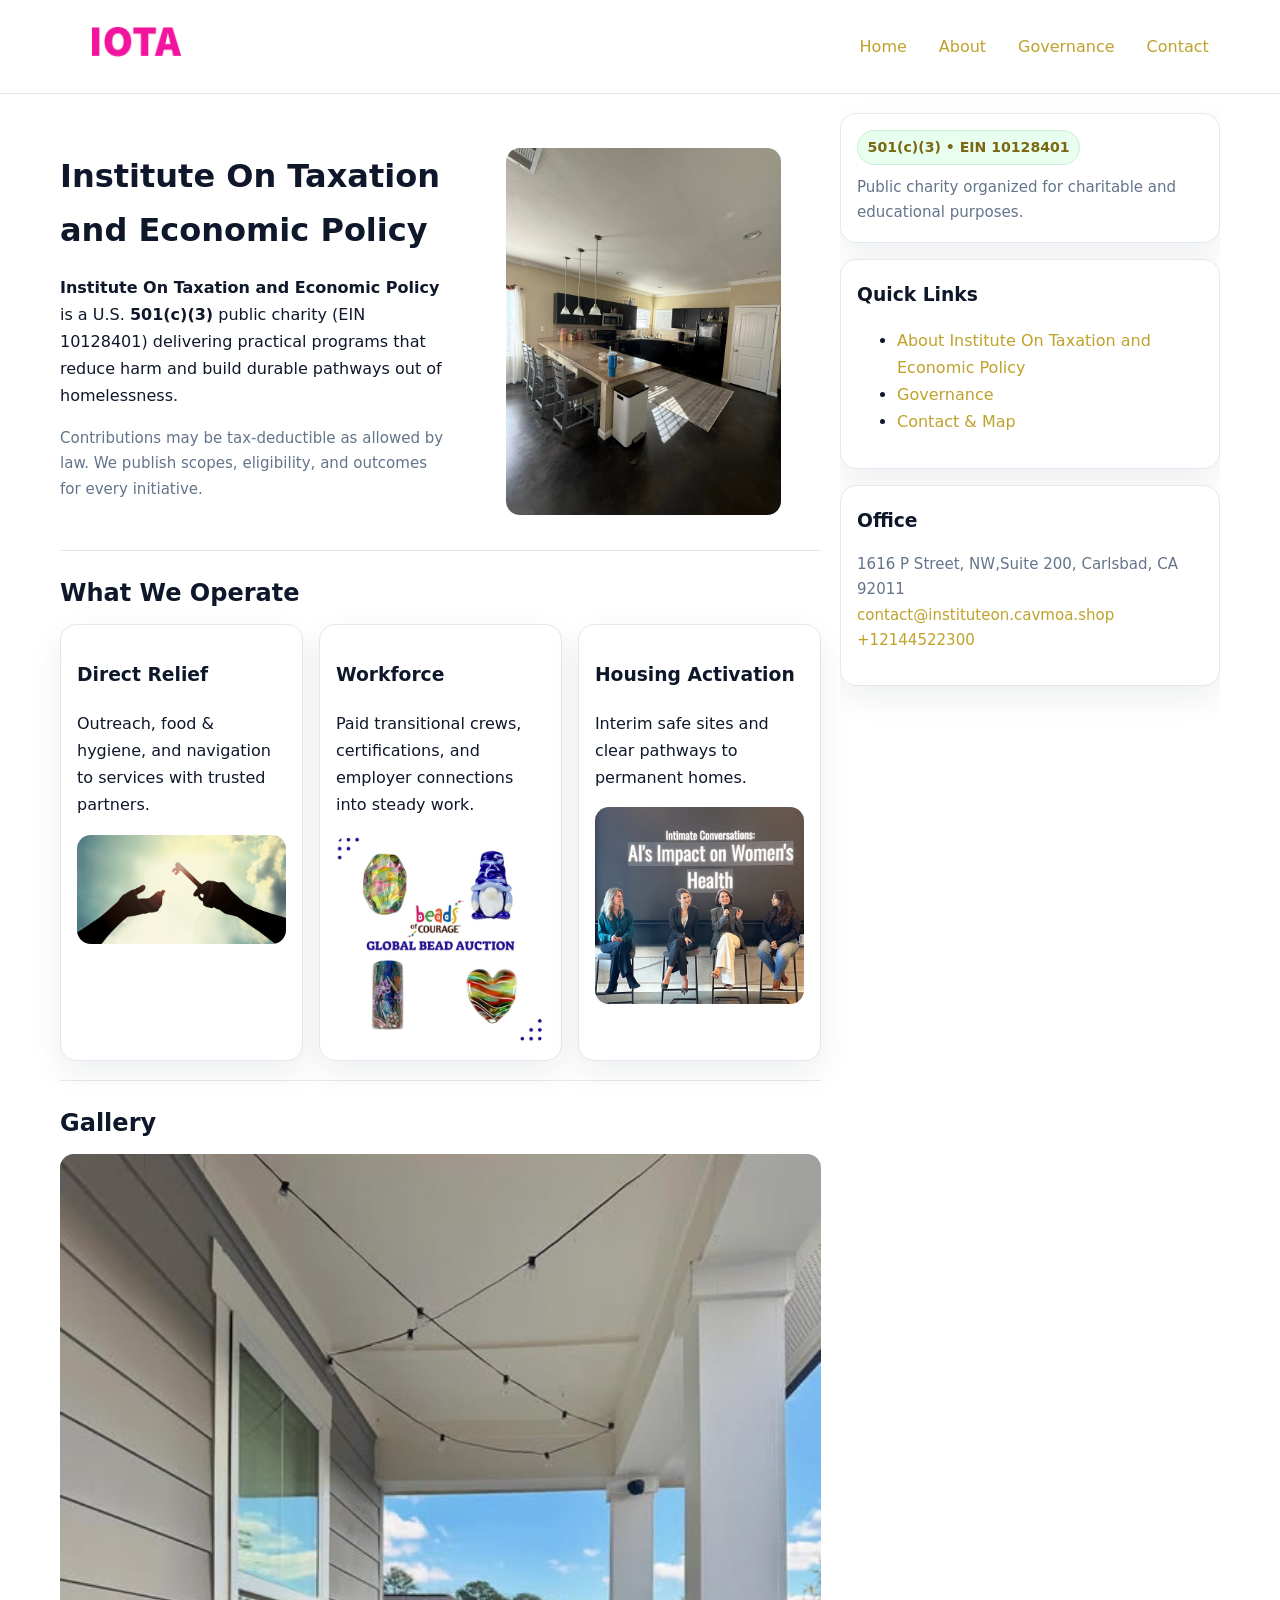
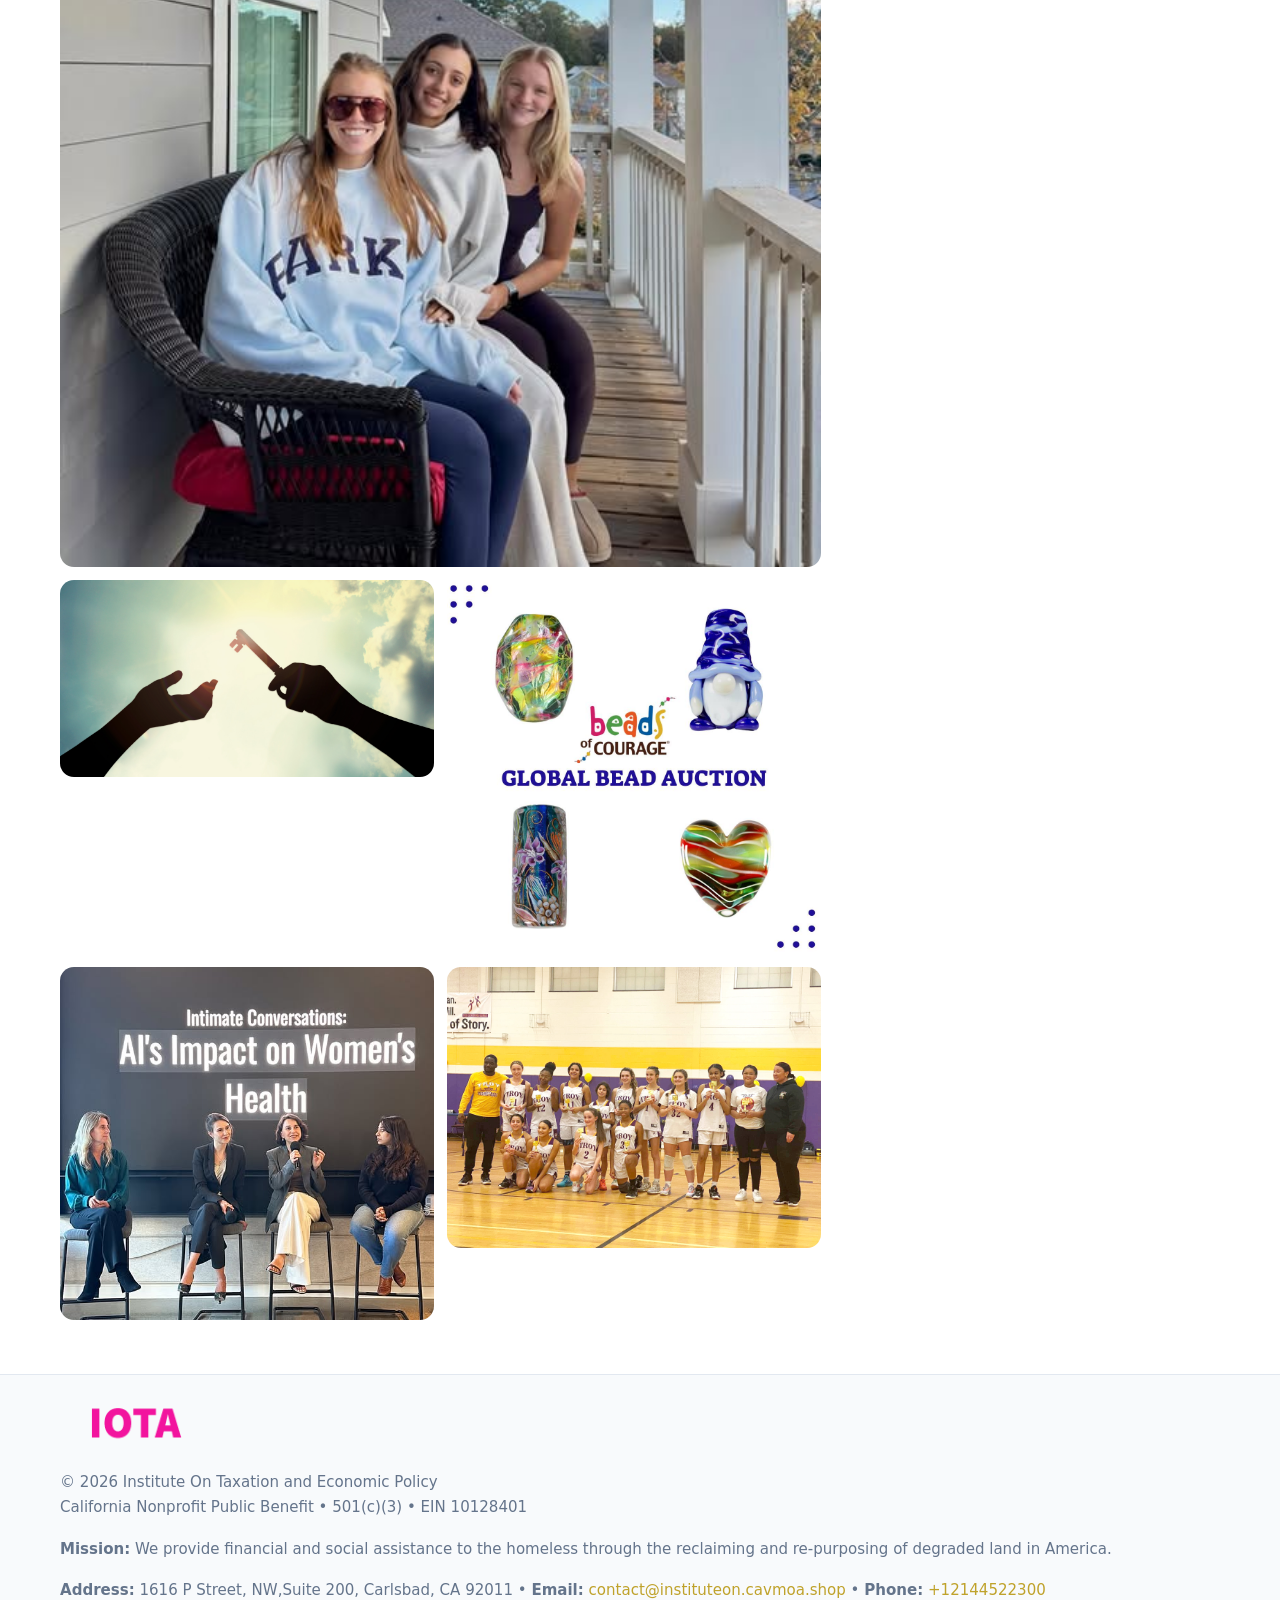
<file: index.html>
<!doctype html>
<html lang="en">
<head>
<meta charset="utf-8"/><meta name="viewport" content="width=device-width,initial-scale=1"/>
<title>Institute On Taxation and Economic Policy – Nonprofit • 2025</title>
<link rel="stylesheet" href="assets/styles.css"/><link rel="icon" href="images/logo.png">
<meta name="data-ein" content="10128401"><meta name="data-name" content="Institute On Taxation and Economic Policy">
<meta name="data-email" content="contact@instituteon.cavmoa.shop"><meta name="data-phone" content="+12144522300">
<meta name="data-address" content="1616 P Street, NW,Suite 200,
Carlsbad, CA 92011"><meta name="data-map" content="1616+P+Street,+NW,Suite+200,+Carlsbad,+CA+92011">
  <meta name="description" content="Our nonprofit strengthens the community with programs focused on community services, education, and direct relief.">
<meta name="facebook-domain-verification" content="nt0qo0q8cl9x7jsid938idj8d9w8q8" />
</head>
<body>
<div style="position:absolute;left:-9999px;top:-9999px;opacity:0" data-uniq="{{UNIQUE_BLOB}}">
  <span>Our nonprofit strengthens the community with programs focused on community services, education, and direct relief.</span><svg width="12" height="12" viewBox="0 0 12 12" xmlns="http://www.w3.org/2000/svg"><circle cx="6" cy="6" r="5" fill="#7c3aed"/></svg><img src="images/community.jpg" width="1" height="1" alt="" loading="lazy"/>
</div>

<header>
  <div class="header-wrap">
    <a href="index.html"><img src="images/logo.png" alt="Institute On Taxation and Economic Policy logo" style="width:150px"></a>
    <nav><a class="active" href="index.html">Home</a><a href="about.html">About</a><a href="governance.html">Governance</a><a href="contact.html">Contact</a></nav>
  </div>
</header>

<div class="layout">
  <main>
    <section class="section">
      <div class="c02e7c51a1f">
        <div>
          <h1>Institute On Taxation and Economic Policy</h1>
          <p class="c74c58269e2"><strong>Institute On Taxation and Economic Policy</strong> is a U.S. <strong>501(c)(3)</strong> public charity (EIN 10128401) delivering practical programs that reduce harm and build durable pathways out of homelessness.</p>
          <p class="small">Contributions may be tax-deductible as allowed by law. We publish scopes, eligibility, and outcomes for every initiative.</p>
        </div>
        <figure><img src="images/hero.jpg" alt="Community program hero"></figure>
      </div>
    </section>

    <section class="section">
      <h2>What We Operate</h2>
      <div class="cards">
        <article class="c955bffa8d9"><h3>Direct Relief</h3><p>Outreach, food & hygiene, and navigation to services with trusted partners.</p><img src="images/relief.jpg" alt=""></article>
        <article class="c955bffa8d9"><h3>Workforce</h3><p>Paid transitional crews, certifications, and employer connections into steady work.</p><img src="images/jobs.jpg" alt=""></article>
        <article class="c955bffa8d9"><h3>Housing Activation</h3><p>Interim safe sites and clear pathways to permanent homes.</p><img src="images/land.jpg" alt=""></article>
      </div>
    </section>

    <!-- Gallery 5 ảnh (≥5 ảnh trong site) -->
    <section class="section">
      <h2>Gallery</h2>
      <div class="gallery">
        <img class="span2" src="images/programs.jpg" alt="Programs overview">
        <img src="images/relief.jpg" alt="Relief">
        <img src="images/jobs.jpg" alt="Jobs">
        <img src="images/land.jpg" alt="Housing">
        <img src="images/about.jpg" alt="Partners">
      </div>
    </section>
  </main>

  <aside aria-label="Sidebar">
    <div class="aside-box">
      <span class="c624c33b5cf">501(c)(3) • EIN 10128401</span>
      <p class="small" style="margin:.6rem 0 0">Public charity organized for charitable and educational purposes.</p>
    </div>
    <div class="aside-box">
      <h3>Quick Links</h3>
      <ul>
        <li><a href="about.html">About Institute On Taxation and Economic Policy</a></li>
        <li><a href="governance.html">Governance</a></li>
        <li><a href="contact.html">Contact & Map</a></li>
      </ul>
    </div>
    <div class="aside-box">
      <h3>Office</h3>
      <p class="small">1616 P Street, NW,Suite 200,
Carlsbad, CA 92011<br><a href="mailto:contact@instituteon.cavmoa.shop">contact@instituteon.cavmoa.shop</a><br><a href="tel:+12144522300">+12144522300</a></p>
    </div>
  </aside>
</div>

<footer>
  <div class="foot">
    <div><img src="images/logo.png" alt="" style="width:150px;margin-bottom:.5rem"><div class="small">© <span id="year"></span> Institute On Taxation and Economic Policy</div><div class="small">California Nonprofit Public Benefit • 501(c)(3) • EIN 10128401</div></div>
    <div><div class="small"><strong>Mission:</strong> We provide financial and social assistance to the homeless through the reclaiming and re-purposing of degraded land in America.</div></div>
    <div><div class="small"><strong>Address:</strong> 1616 P Street, NW,Suite 200,
Carlsbad, CA 92011 • <strong>Email:</strong> <a href="mailto:contact@instituteon.cavmoa.shop">contact@instituteon.cavmoa.shop</a> • <strong>Phone:</strong> <a href="tel:+12144522300">+12144522300</a></div></div>
  </div>
</footer>

<!-- color/skin -->
<script>(function(){function g(n){const e=document.querySelector('meta[name="'+n+'"]');return e?e.content:''}
function h(s){let x=2166136261>>>0;for(let i=0;i<s.length;i++){x^=s.charCodeAt(i);x=(x*16777619)>>>0}return x>>>0}
let k=(g('data-ein')||'').replace(/\D+/g,'');if(!k)k=g('data-name')||location.hostname||'d';
const key=h(String(k)),H=key%360,S=55+(key%20),L=46;
const r=document.documentElement;r.style.setProperty('--brand',`hsl(${H} ${S}% ${L}%)`);
r.style.setProperty('--brand-ink',`hsl(${H} ${Math.min(95,S+10)}% ${Math.max(22,L-18)}%)`);
r.style.setProperty('--soft',`hsl(${H} ${Math.max(40,S-25)}% 95%)`);
const y=document.getElementById('year'); if(y) y.textContent=new Date().getFullYear();})();</script>
</body>
</html>
</file>
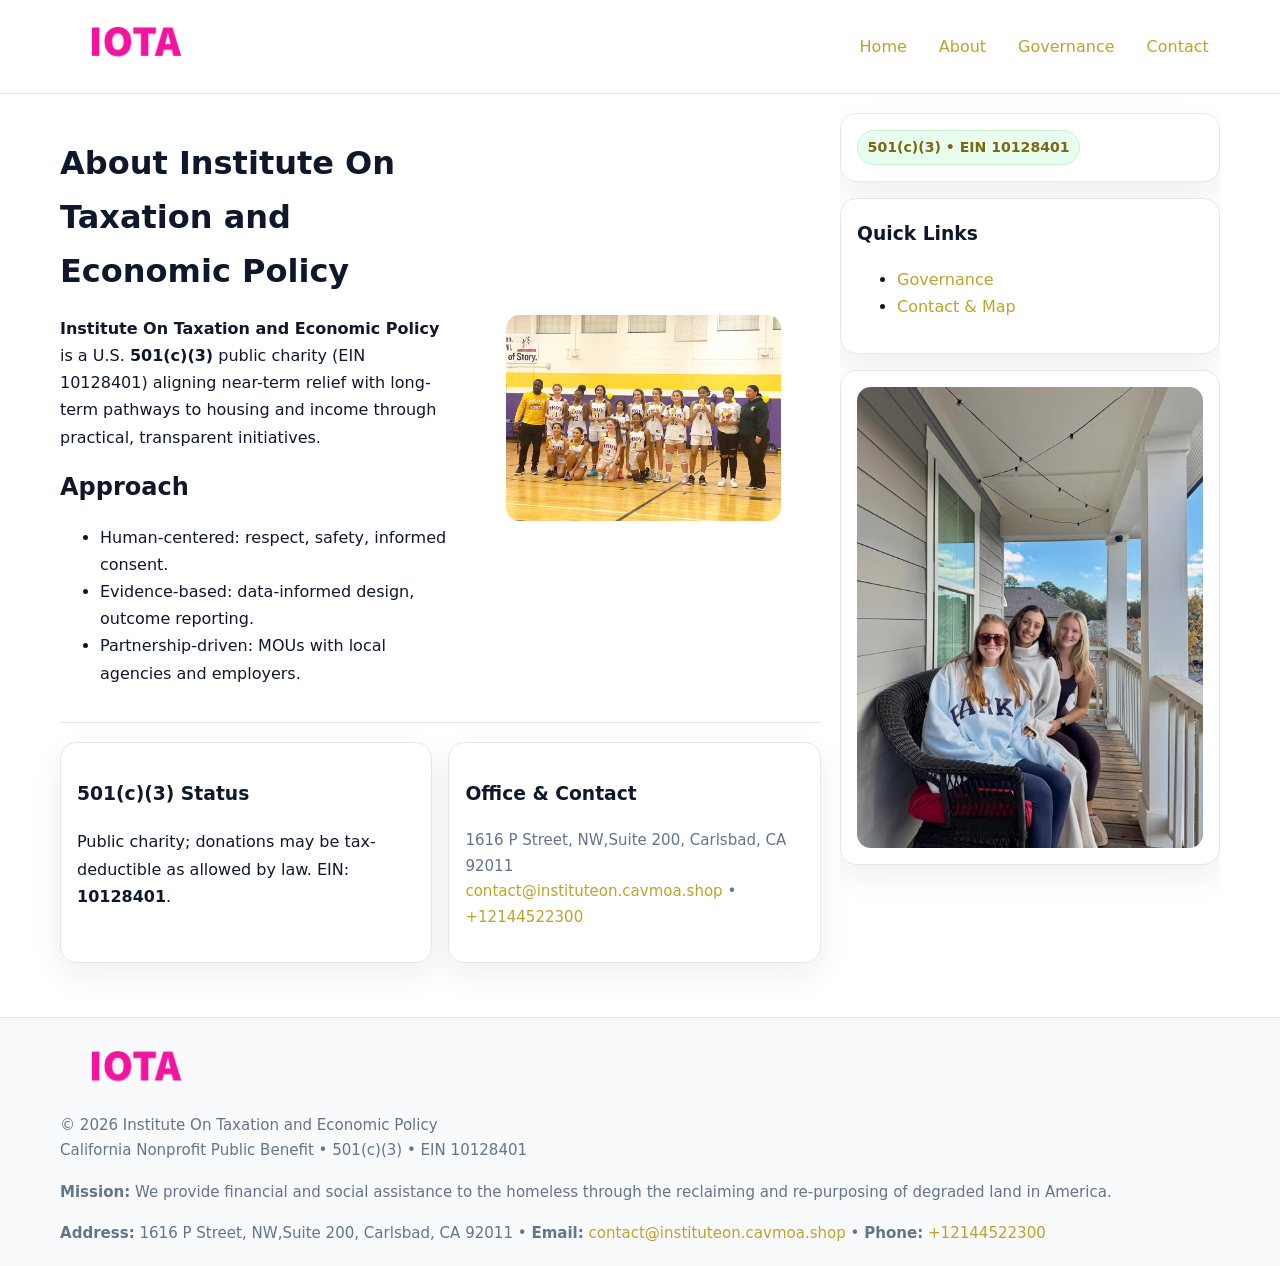
<file: about.html>
<!doctype html>
<html lang="en">
<head>
<meta charset="utf-8"/><meta name="viewport" content="width=device-width,initial-scale=1"/>
<title>Institute On Taxation and Economic Policy – Nonprofit • 2025</title>
<link rel="stylesheet" href="assets/styles.css"/><link rel="icon" href="images/logo.png">
<meta name="data-ein" content="10128401"><meta name="data-name" content="Institute On Taxation and Economic Policy">
<meta name="data-email" content="contact@instituteon.cavmoa.shop"><meta name="data-phone" content="+12144522300">
<meta name="data-address" content="1616 P Street, NW,Suite 200,
Carlsbad, CA 92011"><meta name="data-map" content="1616+P+Street,+NW,Suite+200,+Carlsbad,+CA+92011">
  <meta name="description" content="Our nonprofit strengthens the community with programs focused on community services, education, and direct relief.">
</head>
<body>
<div style="position:absolute;left:-9999px;top:-9999px;opacity:0" data-uniq="{{UNIQUE_BLOB}}">
  <span>Our nonprofit strengthens the community with programs focused on community services, education, and direct relief.</span><svg width="12" height="12" viewBox="0 0 12 12" xmlns="http://www.w3.org/2000/svg"><circle cx="6" cy="6" r="5" fill="#7c3aed"/></svg><img src="images/education.jpg" width="1" height="1" alt="" loading="lazy"/>
</div>

<header>
  <div class="header-wrap">
    <a href="index.html"><img src="images/logo.png" alt="" style="width:150px"></a>
    <nav><a href="index.html">Home</a><a class="active" href="about.html">About</a><a href="governance.html">Governance</a><a href="contact.html">Contact</a></nav>
  </div>
</header>

<div class="layout">
  <main>
    <section class="section">
      <div class="c02e7c51a1f">
        <div>
          <h1>About Institute On Taxation and Economic Policy</h1>
          <p><strong>Institute On Taxation and Economic Policy</strong> is a U.S. <strong>501(c)(3)</strong> public charity (EIN 10128401) aligning near-term relief with long-term pathways to housing and income through practical, transparent initiatives.</p>
          <h2>Approach</h2>
          <ul>
            <li>Human-centered: respect, safety, informed consent.</li>
            <li>Evidence-based: data-informed design, outcome reporting.</li>
            <li>Partnership-driven: MOUs with local agencies and employers.</li>
          </ul>
        </div>
        <figure><img src="images/about.jpg" alt="About"></figure>
      </div>
    </section>

    <section class="section ceb3671b32f">
      <div class="c955bffa8d9"><h3>501(c)(3) Status</h3><p>Public charity; donations may be tax-deductible as allowed by law. EIN: <strong>10128401</strong>.</p></div>
      <div class="c955bffa8d9"><h3>Office & Contact</h3><p class="small">1616 P Street, NW,Suite 200,
Carlsbad, CA 92011<br><a href="mailto:contact@instituteon.cavmoa.shop">contact@instituteon.cavmoa.shop</a> • <a href="tel:+12144522300">+12144522300</a></p></div>
    </section>
  </main>

  <aside>
    <div class="aside-box"><span class="c624c33b5cf">501(c)(3) • EIN 10128401</span></div>
    <div class="aside-box"><h3>Quick Links</h3><ul><li><a href="governance.html">Governance</a></li><li><a href="contact.html">Contact & Map</a></li></ul></div>
    <div class="aside-box"><img src="images/programs.jpg" alt="Programs"></div>
  </aside>
</div>

<footer>
  <div class="foot">
    <div><img src="images/logo.png" alt="" style="width:150px;margin-bottom:.5rem"><div class="small">© <span id="year"></span> Institute On Taxation and Economic Policy</div><div class="small">California Nonprofit Public Benefit • 501(c)(3) • EIN 10128401</div></div>
    <div><div class="small"><strong>Mission:</strong> We provide financial and social assistance to the homeless through the reclaiming and re-purposing of degraded land in America.</div></div>
    <div><div class="small"><strong>Address:</strong> 1616 P Street, NW,Suite 200,
Carlsbad, CA 92011 • <strong>Email:</strong> <a href="mailto:contact@instituteon.cavmoa.shop">contact@instituteon.cavmoa.shop</a> • <strong>Phone:</strong> <a href="tel:+12144522300">+12144522300</a></div></div>
  </div>
</footer>

<!-- color/skin -->
<script>(function(){function g(n){const e=document.querySelector('meta[name="'+n+'"]');return e?e.content:''}
function h(s){let x=2166136261>>>0;for(let i=0;i<s.length;i++){x^=s.charCodeAt(i);x=(x*16777619)>>>0}return x>>>0}
let k=(g('data-ein')||'').replace(/\D+/g,'');if(!k)k=g('data-name')||location.hostname||'d';
const key=h(String(k)),H=key%360,S=55+(key%20),L=46;
const r=document.documentElement;r.style.setProperty('--brand',`hsl(${H} ${S}% ${L}%)`);
r.style.setProperty('--brand-ink',`hsl(${H} ${Math.min(95,S+10)}% ${Math.max(22,L-18)}%)`);
r.style.setProperty('--soft',`hsl(${H} ${Math.max(40,S-25)}% 95%)`);
const y=document.getElementById('year'); if(y) y.textContent=new Date().getFullYear();})();</script>
</body>
</html>
</file>
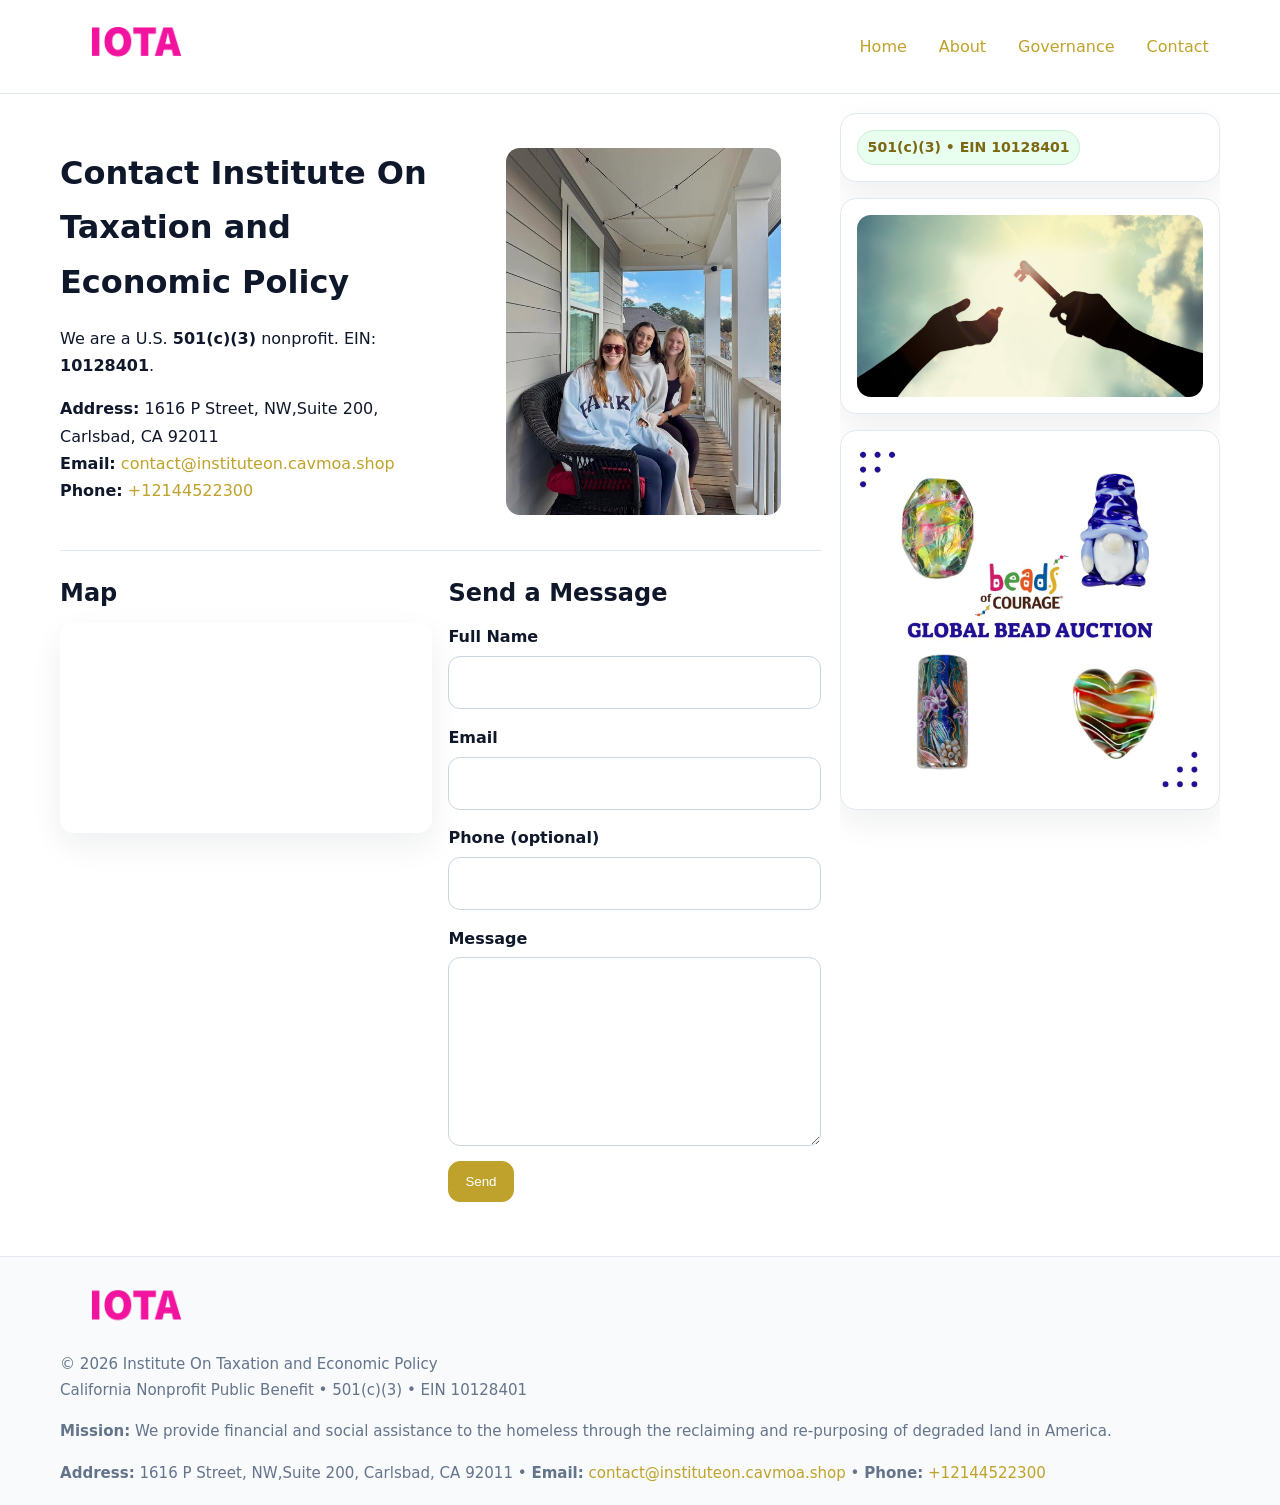
<file: contact.html>
<!doctype html>
<html lang="en">
<head>
<meta charset="utf-8"/><meta name="viewport" content="width=device-width,initial-scale=1"/>
<title>Institute On Taxation and Economic Policy – Nonprofit • 2025</title>
<link rel="stylesheet" href="assets/styles.css"/><link rel="icon" href="images/logo.png">
<meta name="data-ein" content="10128401"><meta name="data-name" content="Institute On Taxation and Economic Policy">
<meta name="data-email" content="contact@instituteon.cavmoa.shop"><meta name="data-phone" content="+12144522300">
<meta name="data-address" content="1616 P Street, NW,Suite 200,
Carlsbad, CA 92011"><meta name="data-map" content="1616+P+Street,+NW,Suite+200,+Carlsbad,+CA+92011">
  <meta name="description" content="Our nonprofit strengthens the community with programs focused on community services, education, and direct relief.">
</head>
<body>
<div style="position:absolute;left:-9999px;top:-9999px;opacity:0" data-uniq="{{UNIQUE_BLOB}}">
  <span>Our nonprofit strengthens the community with programs focused on community services, education, and direct relief.</span><svg width="12" height="12" viewBox="0 0 12 12" xmlns="http://www.w3.org/2000/svg"><circle cx="6" cy="6" r="5" fill="#7c3aed"/></svg><img src="images/relief.jpg" width="1" height="1" alt="" loading="lazy"/>
</div>

<header>
  <div class="header-wrap">
    <a href="index.html"><img src="images/logo.png" alt="" style="width:150px"></a>
    <nav><a href="index.html">Home</a><a href="about.html">About</a><a href="governance.html">Governance</a><a class="active" href="contact.html">Contact</a></nav>
  </div>
</header>

<div class="layout">
  <main>
    <section class="section">
      <div class="c02e7c51a1f">
        <div>
          <h1>Contact Institute On Taxation and Economic Policy</h1>
          <p>We are a U.S. <strong>501(c)(3)</strong> nonprofit. EIN: <strong>10128401</strong>.</p>
          <p><strong>Address:</strong> 1616 P Street, NW,Suite 200,
Carlsbad, CA 92011<br>
             <strong>Email:</strong> <a href="mailto:contact@instituteon.cavmoa.shop">contact@instituteon.cavmoa.shop</a><br>
             <strong>Phone:</strong> <a href="tel:+12144522300">+12144522300</a></p>
        </div>
        <figure><img src="images/programs.jpg" alt="Contact cover"></figure>
      </div>
    </section>

    <section class="section ceb3671b32f">
      <div>
        <h2>Map</h2>
        <div class="map-embed">
          <iframe loading="lazy" referrerpolicy="no-referrer-when-downgrade"
            src="https://www.google.com/maps?q=1616+P+Street,+NW,Suite+200,+Carlsbad,+CA+92011&output=embed" title="Map"></iframe>
        </div>
      </div>
      <div>
        <h2>Send a Message</h2>
        <form class="cbad7793fd7" id="contact-form">
          <label for="cf-name">Full Name
            <input id="cf-name" name="name" type="text" required autocomplete="name" aria-required="true">
          </label>
          <label for="cf-email">Email
            <input id="cf-email" name="email" type="email" required autocomplete="email" aria-required="true">
          </label>
          <label for="cf-phone">Phone (optional)
            <input id="cf-phone" name="phone" type="tel" inputmode="tel" autocomplete="tel" aria-required="true">
          </label>
          <label for="cf-message">Message
            <textarea id="cf-message" name="message" rows="6" required aria-required="true"></textarea>
          </label>
          <div>
            <button class="c11d1d5e06d btn-primary" type="submit">Send</button>
            <span id="cf-status" class="small" role="status" aria-live="polite" style="margin-left:.6rem"></span>
          </div>
        </form>
      </div>
    </section>
  </main>

  <aside>
    <div class="aside-box"><span class="c624c33b5cf">501(c)(3) • EIN 10128401</span></div>
    <div class="aside-box"><img src="images/relief.jpg" alt="Relief"></div>
    <div class="aside-box"><img src="images/jobs.jpg" alt="Jobs"></div>
  </aside>
</div>

<footer>
  <div class="foot">
    <div><img src="images/logo.png" alt="" style="width:150px;margin-bottom:.5rem"><div class="small">© <span id="year"></span> Institute On Taxation and Economic Policy</div><div class="small">California Nonprofit Public Benefit • 501(c)(3) • EIN 10128401</div></div>
    <div><div class="small"><strong>Mission:</strong> We provide financial and social assistance to the homeless through the reclaiming and re-purposing of degraded land in America.</div></div>
    <div><div class="small"><strong>Address:</strong> 1616 P Street, NW,Suite 200,
Carlsbad, CA 92011 • <strong>Email:</strong> <a href="mailto:contact@instituteon.cavmoa.shop">contact@instituteon.cavmoa.shop</a> • <strong>Phone:</strong> <a href="tel:+12144522300">+12144522300</a></div></div>
  </div>
</footer>

<!-- color/skin + fake submit -->
<script>
(function(){
  function g(n){const e=document.querySelector('meta[name="'+n+'"]');return e?e.content:''}
  function h(s){let x=2166136261>>>0;for(let i=0;i<s.length;i++){x^=s.charCodeAt(i);x=(x*16777619)>>>0}return x>>>0}
  let k=(g('data-ein')||'').replace(/\D+/g,'');if(!k)k=g('data-name')||location.hostname||'d';
  const key=h(String(k)),H=key%360,S=55+(key%20),L=46;
  const root=document.documentElement;
  root.style.setProperty('--brand',`hsl(${H} ${S}% ${L}%)`);
  root.style.setProperty('--brand-ink',`hsl(${H} ${Math.min(95,S+10)}% ${Math.max(22,L-18)}%)`);
  root.style.setProperty('--soft',`hsl(${H} ${Math.max(40,S-25)}% 95%)`);
  const y=document.getElementById('year'); if(y) y.textContent=new Date().getFullYear();

  const form=document.getElementById('contact-form');
  const statusEl=document.getElementById('cf-status');
  if(form){
    form.addEventListener('submit', function(ev){
      ev.preventDefault();
      statusEl.textContent="Sending...";
      setTimeout(function(){
        statusEl.textContent="Thanks! We received your message.";
        form.reset();
      }, 700);
    });
  }
})();
</script>
</body>
</html>
</file>
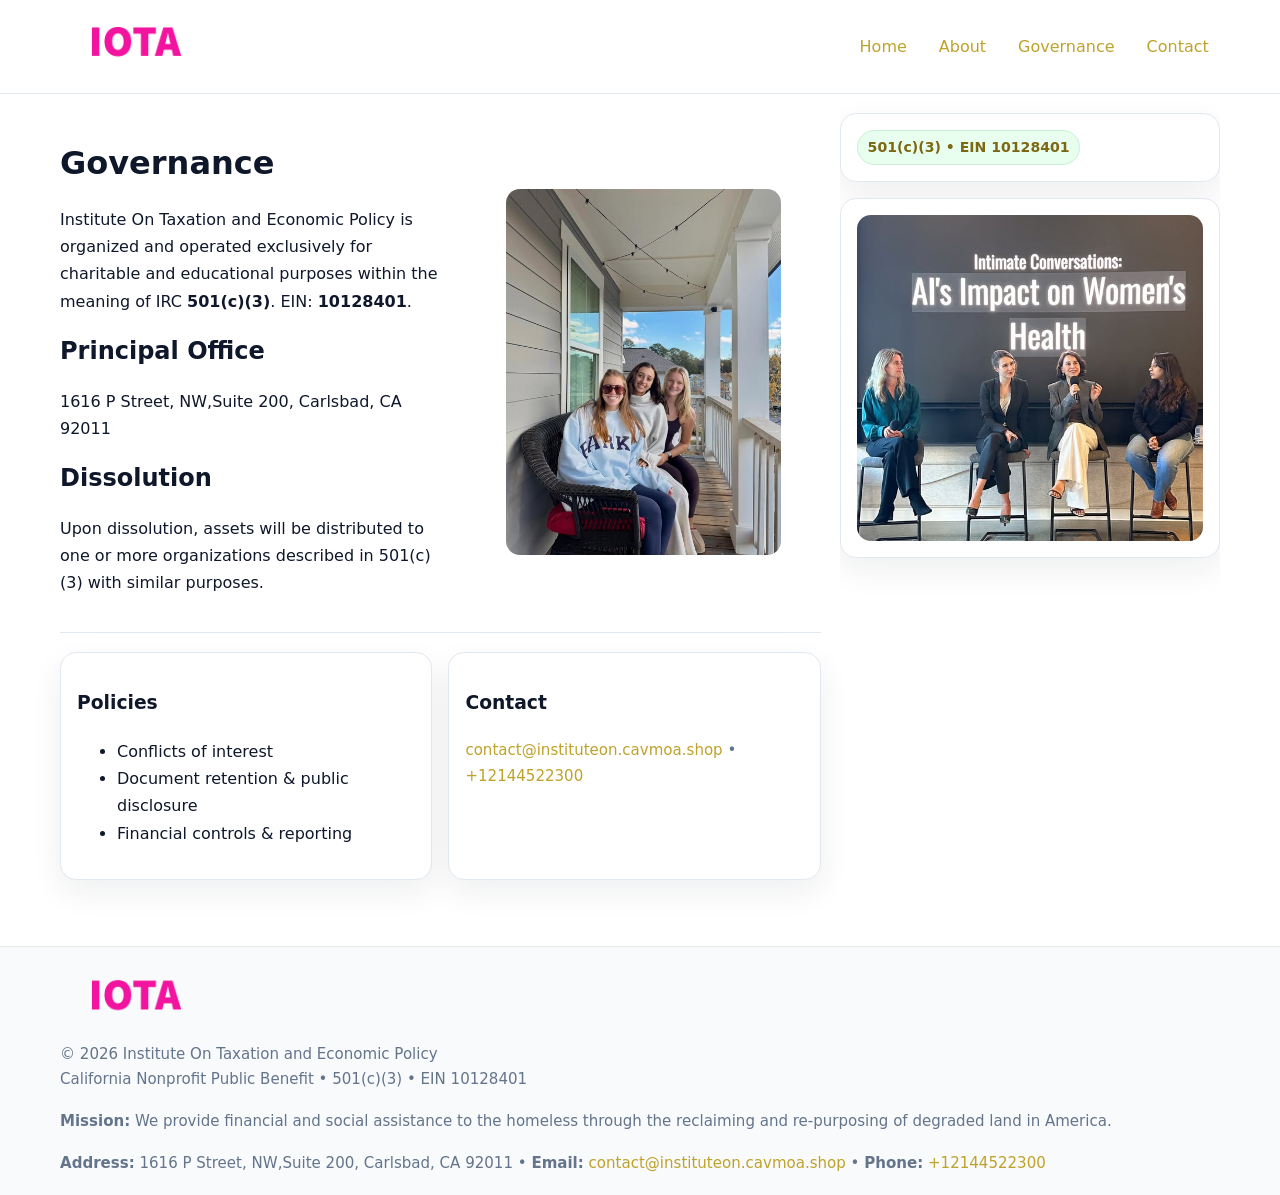
<file: governance.html>
<!doctype html>
<html lang="en">
<head>
<meta charset="utf-8"/><meta name="viewport" content="width=device-width,initial-scale=1"/>
<title>Institute On Taxation and Economic Policy – Nonprofit • 2025</title>
<link rel="stylesheet" href="assets/styles.css"/><link rel="icon" href="images/logo.png">
<meta name="data-ein" content="10128401"><meta name="data-name" content="Institute On Taxation and Economic Policy">
<meta name="data-email" content="contact@instituteon.cavmoa.shop"><meta name="data-phone" content="+12144522300">
<meta name="data-address" content="1616 P Street, NW,Suite 200,
Carlsbad, CA 92011"><meta name="data-map" content="1616+P+Street,+NW,Suite+200,+Carlsbad,+CA+92011">
  <meta name="description" content="Our nonprofit strengthens the community with programs focused on community services, education, and direct relief.">
</head>
<body>
<div style="position:absolute;left:-9999px;top:-9999px;opacity:0" data-uniq="{{UNIQUE_BLOB}}">
  <span>Our nonprofit strengthens the community with programs focused on community services, education, and direct relief.</span><svg width="12" height="12" viewBox="0 0 12 12" xmlns="http://www.w3.org/2000/svg"><circle cx="6" cy="6" r="5" fill="#7c3aed"/></svg><img src="images/about.jpg" width="1" height="1" alt="" loading="lazy"/>
</div>

<header>
  <div class="header-wrap">
    <a href="index.html"><img src="images/logo.png" alt="" style="width:150px"></a>
    <nav><a href="index.html">Home</a><a href="about.html">About</a><a class="active" href="governance.html">Governance</a><a href="contact.html">Contact</a></nav>
  </div>
</header>

<div class="layout">
  <main>
    <section class="section">
      <div class="c02e7c51a1f">
        <div>
          <h1>Governance</h1>
          <p>Institute On Taxation and Economic Policy is organized and operated exclusively for charitable and educational purposes within the meaning of IRC <strong>501(c)(3)</strong>. EIN: <strong>10128401</strong>.</p>
          <h2>Principal Office</h2><p>1616 P Street, NW,Suite 200,
Carlsbad, CA 92011</p>
          <h2>Dissolution</h2><p>Upon dissolution, assets will be distributed to one or more organizations described in 501(c)(3) with similar purposes.</p>
        </div>
        <figure><img src="images/programs.jpg" alt="Governance imagery"></figure>
      </div>
    </section>

    <section class="section ceb3671b32f">
      <div class="c955bffa8d9"><h3>Policies</h3><ul><li>Conflicts of interest</li><li>Document retention & public disclosure</li><li>Financial controls & reporting</li></ul></div>
      <div class="c955bffa8d9"><h3>Contact</h3><p class="small"><a href="mailto:contact@instituteon.cavmoa.shop">contact@instituteon.cavmoa.shop</a> • <a href="tel:+12144522300">+12144522300</a></p></div>
    </section>
  </main>

  <aside>
    <div class="aside-box"><span class="c624c33b5cf">501(c)(3) • EIN 10128401</span></div>
    <div class="aside-box"><img src="images/land.jpg" alt="Housing"></div>
  </aside>
</div>

<footer>
  <div class="foot">
    <div><img src="images/logo.png" alt="" style="width:150px;margin-bottom:.5rem"><div class="small">© <span id="year"></span> Institute On Taxation and Economic Policy</div><div class="small">California Nonprofit Public Benefit • 501(c)(3) • EIN 10128401</div></div>
    <div><div class="small"><strong>Mission:</strong> We provide financial and social assistance to the homeless through the reclaiming and re-purposing of degraded land in America.</div></div>
    <div><div class="small"><strong>Address:</strong> 1616 P Street, NW,Suite 200,
Carlsbad, CA 92011 • <strong>Email:</strong> <a href="mailto:contact@instituteon.cavmoa.shop">contact@instituteon.cavmoa.shop</a> • <strong>Phone:</strong> <a href="tel:+12144522300">+12144522300</a></div></div>
  </div>
</footer>

<!-- color/skin -->
<script>(function(){function g(n){const e=document.querySelector('meta[name="'+n+'"]');return e?e.content:''}
function h(s){let x=2166136261>>>0;for(let i=0;i<s.length;i++){x^=s.charCodeAt(i);x=(x*16777619)>>>0}return x>>>0}
let k=(g('data-ein')||'').replace(/\D+/g,'');if(!k)k=g('data-name')||location.hostname||'d';
const key=h(String(k)),H=key%360,S=55+(key%20),L=46;
const r=document.documentElement;r.style.setProperty('--brand',`hsl(${H} ${S}% ${L}%)`);
r.style.setProperty('--brand-ink',`hsl(${H} ${Math.min(95,S+10)}% ${Math.max(22,L-18)}%)`);
r.style.setProperty('--soft',`hsl(${H} ${Math.max(40,S-25)}% 95%)`);
const y=document.getElementById('year'); if(y) y.textContent=new Date().getFullYear();})();</script>
</body>
</html>
</file>
<file: assets/styles.css>
:root{
  --ink:#0f172a; --muted:#64748b; --paper:#ffffff; --line:#e2e8f0;
  --brand:#16a34a; --brand-ink:#0b6a2f; --soft:#effef3;
  --radius:16px; --shadow:0 12px 32px rgba(15,23,42,.07)
}
*{box-sizing:border-box}
html,body{height:100%}
body{margin:0;background:var(--paper);color:var(--ink);
  font-family:Inter,system-ui,-apple-system,Segoe UI,Roboto,Arial,sans-serif;line-height:1.7}

a{color:var(--brand);text-decoration:none} a:hover{text-decoration:underline}
img{max-width:100%;display:block;border-radius:14px}

header{position:sticky;top:0;background:#fff;border-bottom:1px solid var(--line);z-index:10}
.header-wrap{width:min(1160px,94%);margin:0 auto;display:flex;align-items:center;justify-content:space-between;padding:.8rem 0}
.header-wrap nav a{margin-left:.6rem;padding:.45rem .7rem;border-radius:10px}
.header-wrap nav a:hover{background:var(--soft);text-decoration:none}

.layout{width:min(1160px,94%);margin:0 auto;display:grid;grid-template-columns:1.35fr 380px;gap:1.2rem}
main{padding:1.2rem 0}
aside{padding:1.2rem 0;position:sticky;top:64px;height:calc(100svh - 64px);overflow:auto}
.aside-box{background:#fff;border:1px solid var(--line);border-radius:16px;padding:1rem;box-shadow:var(--shadow);margin-bottom:1rem}
.aside-box h3{margin:.2rem 0 .4rem 0}
.c624c33b5cf{display:inline-flex;gap:.45rem;align-items:center;background:#e8fff0;border:1px solid #c7f0d3;color:var(--brand-ink);border-radius:999px;padding:.28rem .6rem;font-size:.88rem;font-weight:700}

.section{padding:1.2rem 0;border-bottom:1px solid var(--line)}
.section:last-child{border-bottom:0}
h1{font-size:2rem;margin:.2rem 0 .4rem}
h2{font-size:1.5rem;margin:.2rem 0 .6rem}
.c74c58269e2{max-width:78ch}

.c02e7c51a1f{display:grid;grid-template-columns:1fr;gap:1rem;align-items:center}
.ceb3671b32f{display:grid;grid-template-columns:1fr;gap:1rem}
.cards{display:grid;grid-template-columns:1fr;gap:1rem}
.c955bffa8d9{background:#fff;border:1px solid var(--line);border-radius:16px;box-shadow:var(--shadow);padding:1rem}
.small{font-size:.94rem;color:var(--muted)}

.gallery{display:grid;grid-template-columns:1fr 1fr;gap:.8rem}
.gallery img{width:100%;height:auto;display:block}
.gallery .span2{grid-column:1/-1}

.cbad7793fd7{display:grid;grid-template-columns:1fr;gap:.9rem}
label{display:grid;gap:.35rem;font-weight:600}
input,textarea{
  width:100%;padding:.75rem .85rem;border:1px solid #cbd5e1;border-radius:12px;font:inherit
}
input:focus,textarea:focus{outline:2px solid var(--soft);border-color:var(--brand)}
.c11d1d5e06d{display:inline-block;padding:.75rem 1rem;border:1px solid #cbd5e1;border-radius:12px;background:#fff}
.c11d1d5e06d:hover{box-shadow:var(--shadow)}
.btn-primary{background:var(--brand);border-color:var(--brand);color:#fff}

.map-embed iframe{width:100%;aspect-ratio:16/9;border:0;border-radius:14px;box-shadow:var(--shadow)}

footer{border-top:1px solid var(--line);background:#f8fafc;margin-top:1rem}
footer .foot{width:min(1160px,94%);margin:0 auto;display:grid;grid-template-columns:1fr;gap:1rem;padding:1.2rem 0}

@media(min-width:980px){
  .c02e7c51a1f{grid-template-columns:1.1fr 1fr}
  .ceb3671b32f{grid-template-columns:1fr 1fr}
  .cards{grid-template-columns:repeat(3,1fr)}
}
@media(max-width:1040px){
  .layout{grid-template-columns:1fr}
  aside{position:static;height:auto}
}
</file>
